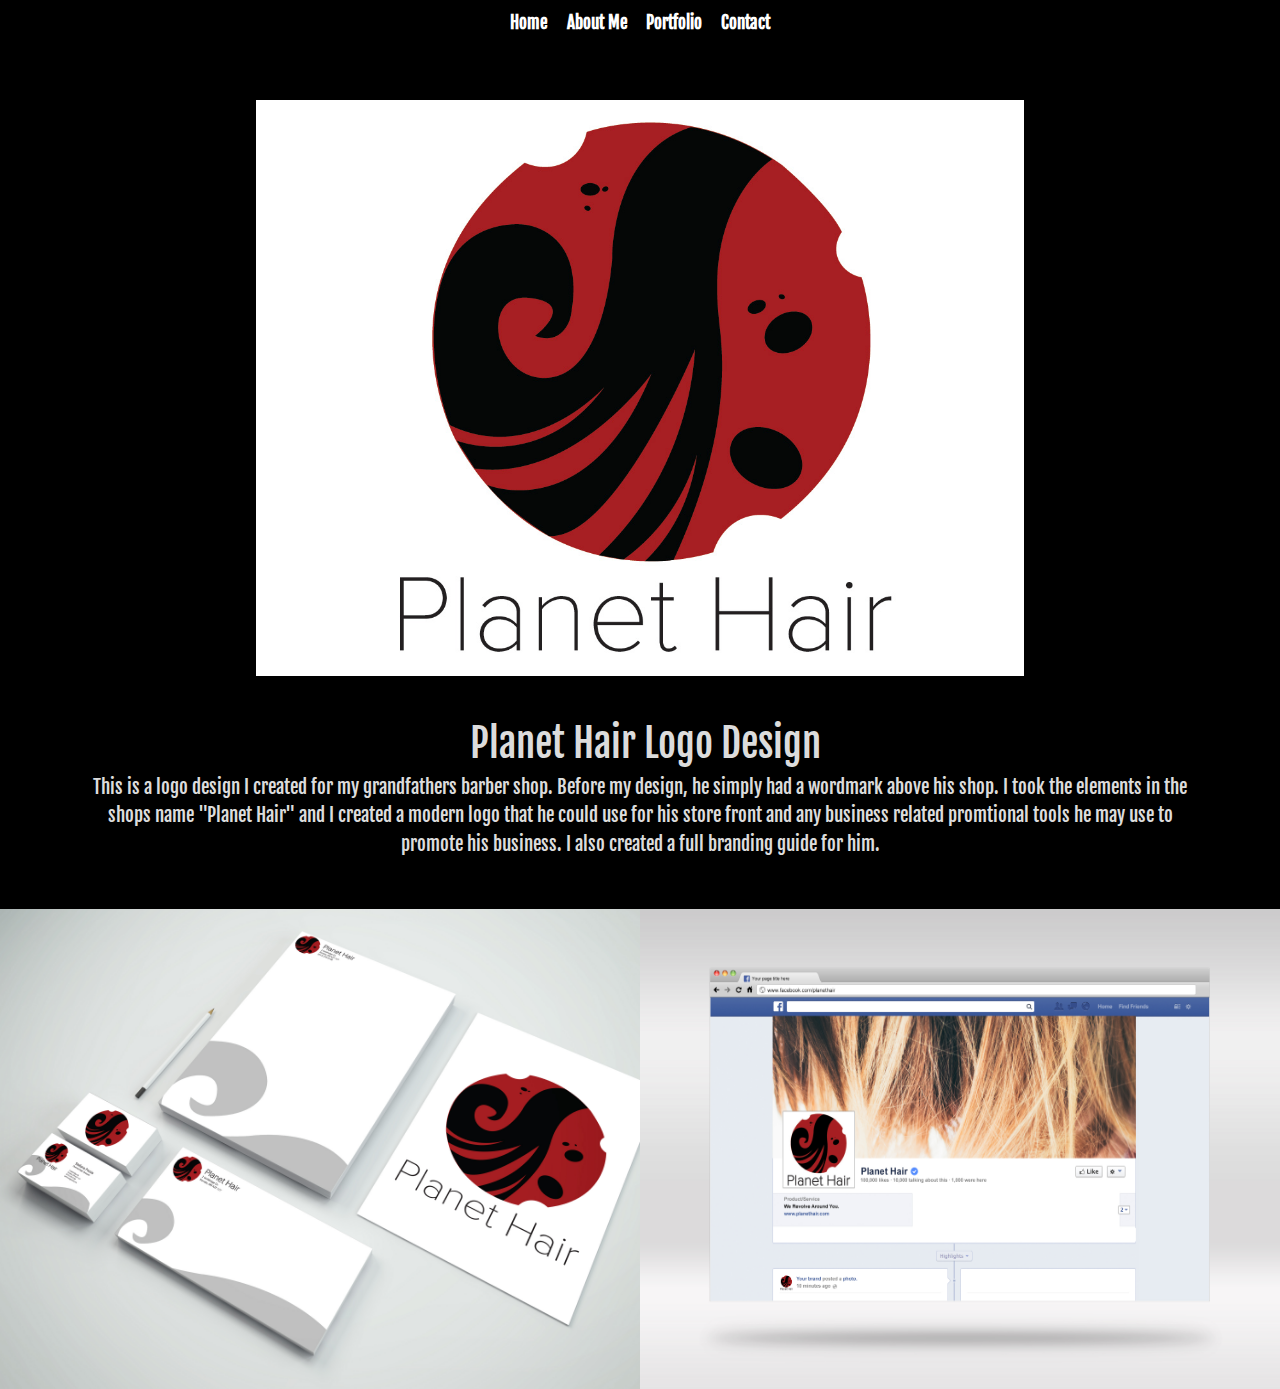
<file: portfoliopage.html>
<!DOCTYPE html>
<html lang="en-ca">
<head>
  <meta charset="utf-8">
  <title>Stefano Prosia</title>
  <meta name="viewport" content="width=device-width,initial-scale=1">
  <link href="css/modules.css" rel="stylesheet">
  <link href="css/grid.css" rel="stylesheet">
  <link href="css/type.css" rel="stylesheet">
  <link href="css/main.css" rel="stylesheet">
  <link href="https://fonts.googleapis.com/css?family=Fjalla+One" rel="stylesheet">
</head>
<body>

  <nav class="fixed zindex-1000 pad-t-1-4 w-1">
    <ul class="list-group-inline milli text-center">
      <li class="gutter-1-4"><a href="index.html">Home</a></li>
      <li class="gutter-1-4"><a href="index.html">About Me</a></li>
      <li class="gutter-1-4"><a href="index.html">Portfolio</a></li>
      <li class="gutter-1-4"><a href="index.html">Contact</a></li>
    </ul>
  </nav>

  <div>
    <img class="work img-flex" src="images/piece1.jpg" alt="Planet Hair"/>
    <h1 class="text-center zetta push-0 not-bold">Planet Hair Logo Design</h1>
    <p class="kilo portfoliobody">This is a logo design I created for my grandfathers barber shop. Before my design, he simply had a wordmark above his shop. I took the elements in the shops name "Planet Hair" and I created a modern logo that he could use for his store front and any business related promtional tools he may use to promote his business. I also created a full branding guide for him.</p>
  </div>

  <div class="grid">
    <div class="unit xs-1 s-1 m-1-2 l-1-2 xl-1-2">
      <div class="embed embed-4by3">
          <img class="embed-item" src="images/planethairstationary.jpg" alt="">
      </div>
    </div>

    <div class="unit xs-1 s-1 m-1-2 l-1-2 xl-1-2">
      <div class="embed embed-4by3">
          <img class="embed-item img-flex" src="images/planethairfacebook.jpg" alt="">
      </div>
    </div>
  </div>
</file>
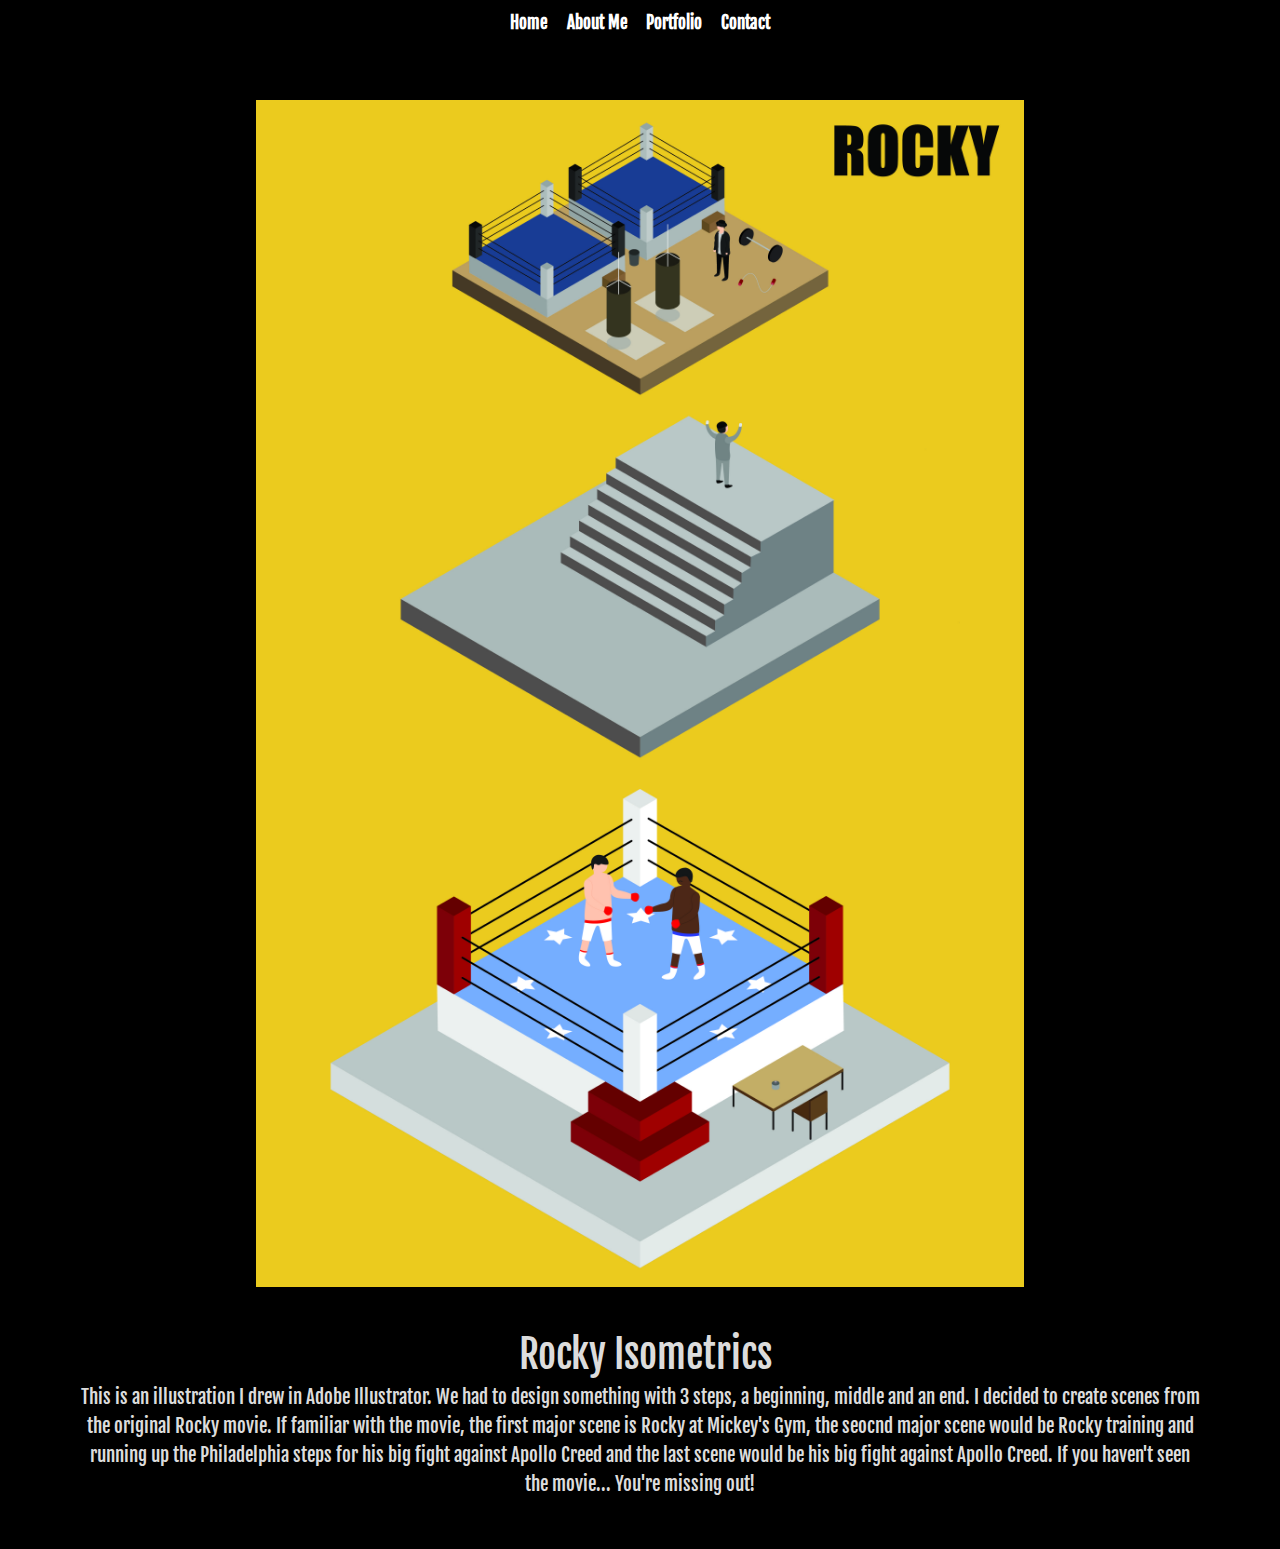
<file: portfoliopage2.html>
<!DOCTYPE html>
<html lang="en-ca">
<head>
  <meta charset="utf-8">
  <title>Stefano Prosia</title>
  <meta name="viewport" content="width=device-width,initial-scale=1">
  <link href="css/modules.css" rel="stylesheet">
  <link href="css/grid.css" rel="stylesheet">
  <link href="css/type.css" rel="stylesheet">
  <link href="css/main.css" rel="stylesheet">
  <link href="https://fonts.googleapis.com/css?family=Fjalla+One" rel="stylesheet">
</head>
<body>

  <nav class="fixed zindex-1000 pad-t-1-4 w-1">
    <ul class="list-group-inline milli text-center">
      <li class="gutter-1-4"><a href="index.html">Home</a></li>
      <li class="gutter-1-4"><a href="index.html">About Me</a></li>
      <li class="gutter-1-4"><a href="index.html">Portfolio</a></li>
      <li class="gutter-1-4"><a href="index.html">Contact</a></li>
    </ul>
  </nav>

  <div>
    <img class="work img-flex" src="images/rockyiso.jpg" alt="Rocky"/>
    <h1 class="text-center zetta push-0 not-bold">Rocky Isometrics</h1>
    <p class="kilo portfoliobody">This is an illustration I drew in Adobe Illustrator. We had to design something with 3 steps, a beginning, middle and an end. I decided to create scenes from the original Rocky movie. If familiar with the movie, the first major scene is Rocky at Mickey's Gym, the seocnd major scene would be Rocky training and running up the Philadelphia steps for his big fight against Apollo Creed and the last scene would be his big fight against Apollo Creed. If you haven't seen the movie... You're missing out! </p>
  </div>
</file>
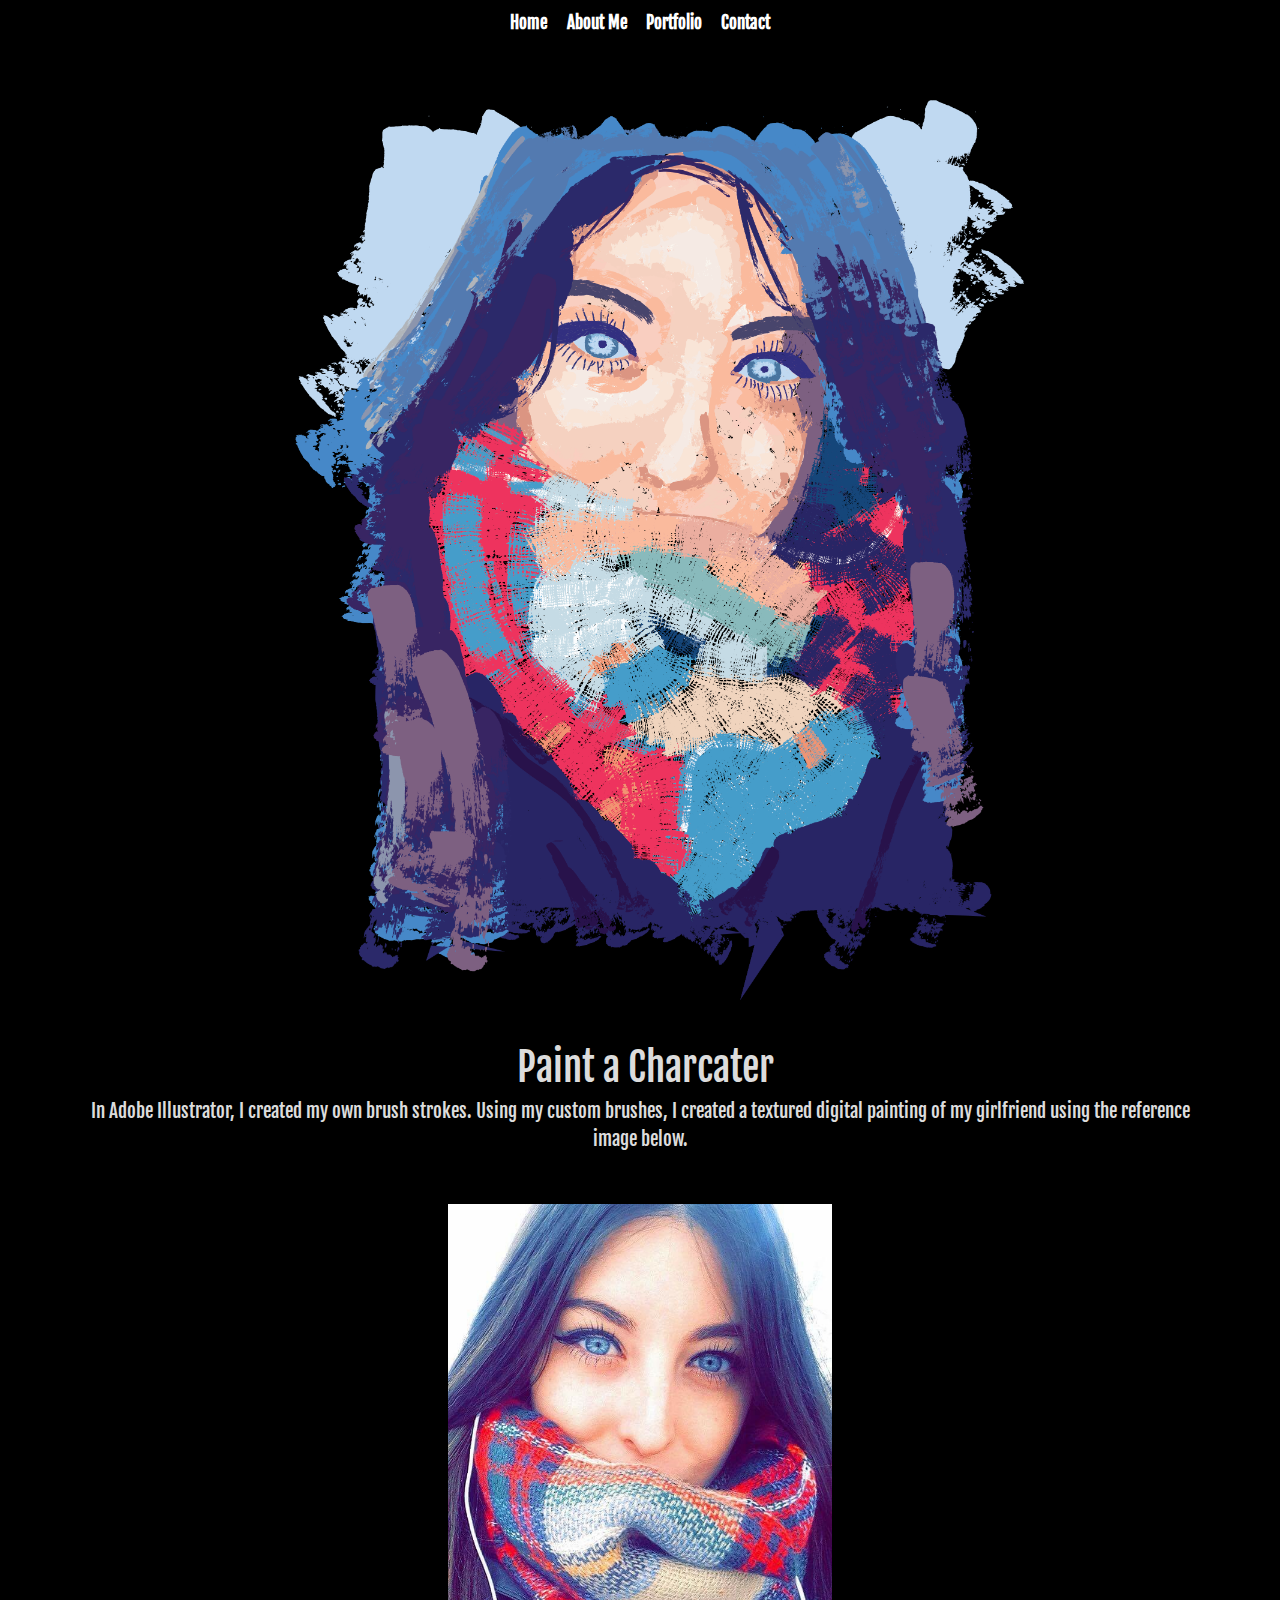
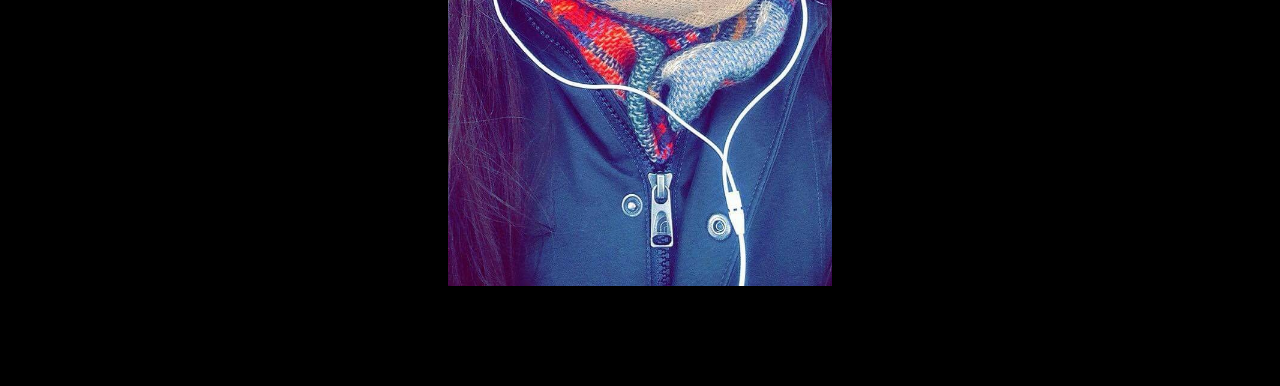
<file: portfoliopage4.html>
<!DOCTYPE html>
<html lang="en-ca">
<head>
  <meta charset="utf-8">
  <title>Stefano Prosia</title>
  <meta name="viewport" content="width=device-width,initial-scale=1">
  <link href="css/modules.css" rel="stylesheet">
  <link href="css/grid.css" rel="stylesheet">
  <link href="css/type.css" rel="stylesheet">
  <link href="css/main.css" rel="stylesheet">
  <link href="https://fonts.googleapis.com/css?family=Fjalla+One" rel="stylesheet">
</head>
<body>

  <nav class="fixed zindex-1000 pad-t-1-4 w-1">
    <ul class="list-group-inline milli text-center">
      <li class="gutter-1-4"><a href="index.html">Home</a></li>
      <li class="gutter-1-4"><a href="index.html">About Me</a></li>
      <li class="gutter-1-4"><a href="index.html">Portfolio</a></li>
      <li class="gutter-1-4"><a href="index.html">Contact</a></li>
    </ul>
  </nav>

  <div>
    <img class="work img-flex" src="images/character.png" alt="Paint a Character"/>
    <h1 class="text-center zetta push-0 not-bold">Paint a Charcater</h1>
    <p class="kilo portfoliobody">In Adobe Illustrator, I created my own brush strokes. Using my custom brushes, I created a textured digital painting of my girlfriend using the reference image below.</p>
  </div>

  <div class="unit xs-1 s-1 m-1 l-1 xl-1">
    <img class="reference img-flex" src="images/katrina.jpg" alt="">
  </div>
</file>
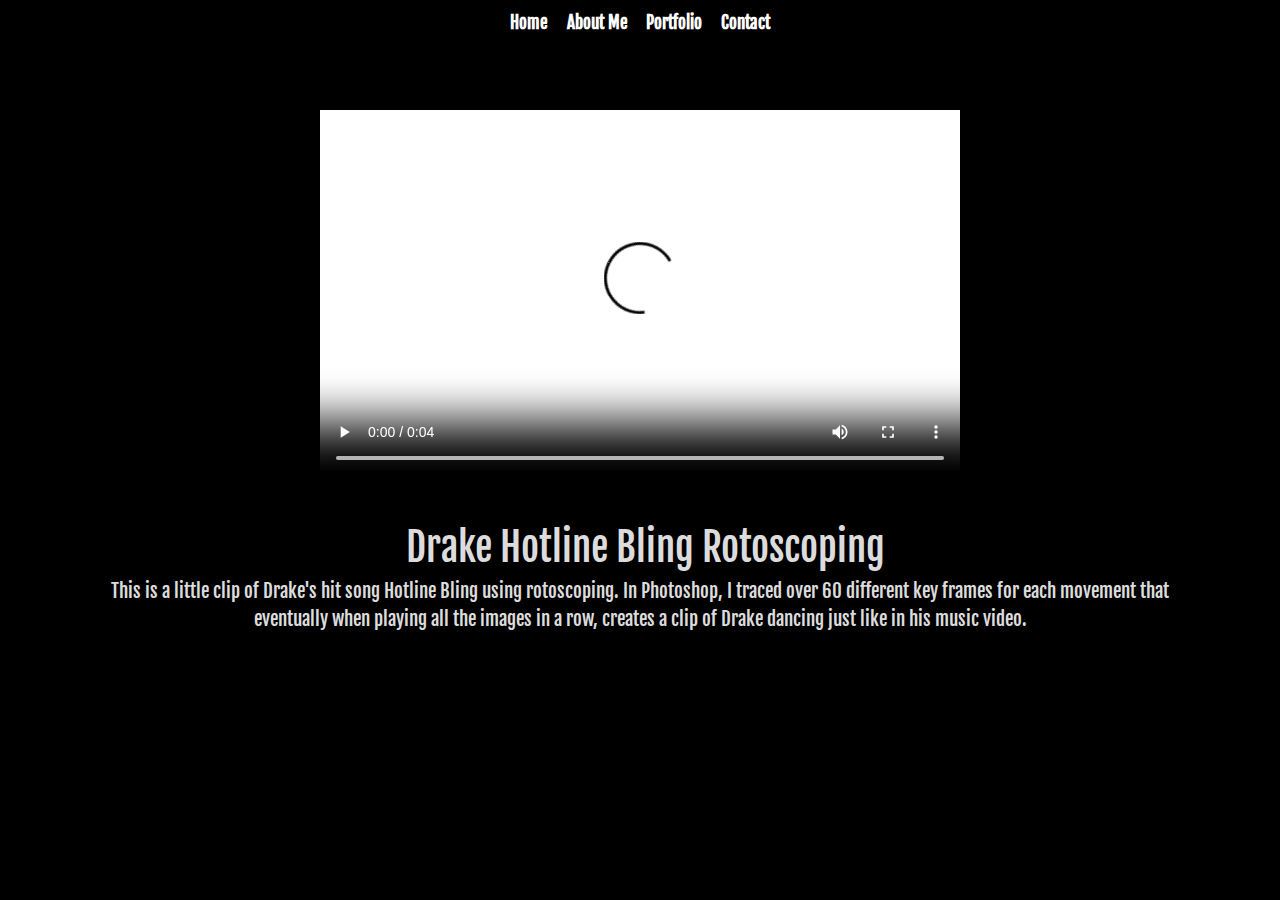
<file: portfoliopage5.html>
<!DOCTYPE html>
<html lang="en-ca">
<head>
  <meta charset="utf-8">
  <title>Stefano Prosia</title>
  <meta name="viewport" content="width=device-width,initial-scale=1">
  <link href="css/modules.css" rel="stylesheet">
  <link href="css/grid.css" rel="stylesheet">
  <link href="css/type.css" rel="stylesheet">
  <link href="css/main.css" rel="stylesheet">
  <link href="https://fonts.googleapis.com/css?family=Fjalla+One" rel="stylesheet">
</head>
<body>

  <nav class="fixed zindex-1000 pad-t-1-4 w-1">
    <ul class="list-group-inline milli text-center">
      <li class="gutter-1-4"><a href="index.html">Home</a></li>
      <li class="gutter-1-4"><a href="index.html">About Me</a></li>
      <li class="gutter-1-4"><a href="index.html">Portfolio</a></li>
      <li class="gutter-1-4"><a href="index.html">Contact</a></li>
    </ul>
  </nav>

  <video class="center" width="640" height="480" controls>
    <source src="images/hotlinebling.mp4" type="video/mp4">
    Your browser does not support the video tag.
  </video>

  <div>
    <h1 class="text-center zetta push-0 not-bold">Drake Hotline Bling Rotoscoping</h1>
    <p class="kilo portfoliobody">This is a little clip of Drake's hit song Hotline Bling using rotoscoping. In Photoshop, I traced over 60 different key frames for each movement that eventually when playing all the images in a row, creates a clip of Drake dancing just like in his music video.</p>
  </div>
</file>
<file: css/modules.css>
/*
 * Modulifier || Code released under the UNLICENSE
 * Code under other copyrights & licenses listed below.
 * https://modulifier.web-dev.tools/#responsive;images;list-group;embed;media-object;icons;hidden;positioning;nice-lists;forms;buttons;accessibility;print
 */

@-moz-viewport { width: device-width; scale: 1; }
@-ms-viewport { width: device-width; scale: 1; }
@-o-viewport { width: device-width; scale: 1; }
@-webkit-viewport { width: device-width; scale: 1; }
@viewport { width: device-width; scale: 1; }

html {
  box-sizing: border-box;
  -moz-text-size-adjust: 100%;
  -ms-text-size-adjust: 100%;
  -webkit-text-size-adjust: 100%;
  text-size-adjust: 100%;
}

*, *::before, *::after {
  box-sizing: inherit;
}

body {
  margin: 0;
}

article,
aside,
details,
figcaption,
figure,
footer,
header,
main,
menu,
nav,
section,
summary {
  display: block;
}

audio,
canvas,
progress,
video {
  display: inline-block;
  vertical-align: baseline;
}

template {
  display: none;
}

details {
  cursor: pointer;
}

audio:not([controls]) {
  display: none;
  height: 0;
}

a,
area,
button,
input,
label,
select,
textarea,
[tabindex] {
  -ms-touch-action: manipulation;
  touch-action: manipulation;
}

img {
  border: 0;
}

.img-flex,
.img-flex img {
  display: block;
  width: 100%;
}

svg {
  fill: currentColor;
}

svg:not(:root) {
  overflow: hidden;
}

svg.img-flex {
  width: 100%;
  height: 100%;
}

.image-replacement, .ir {
  overflow: hidden;
  direction: ltr;
  text-align: left;
  text-indent: 100%;
  white-space: nowrap;
}

.list-group, .list-group-inline, .list-group--inline {
  padding-left: 0;
  list-style-type: none;
}

.list-group > dd {
  margin-left: 0;
}

.list-group-inline::before,
.list-group-inline::after,
.list-group--inline::before,
.list-group--inline::after {
  content: "";
  display: table;
}

.list-group-inline::after,
.list-group--inline::after {
  clear: both;
}

.list-group-inline > li,
.list-group--inline > li {
  display: inline-block;
}

.list-group-inline > dt,
.list-group--inline > dt {
  clear: left;
  float: left;
  width: 11em;
}

.list-group-inline > dd,
.list-group--inline > dd {
  float: left;
  min-width: 12em;
}

.embed {
  margin-left: 0;
  margin-right: 0;
  overflow: hidden;
  position: relative;
  width: 100%;
}

.embed-1by1, .embed--1by1 {
  padding-top: 100%; /* Square */
}

.embed-4by3, .embed--4by3 {
  padding-top: 75%; /* Traditional TV/computer screens */
}

.embed-iso216, .embed--iso216 {
  padding-top: 70.92%; /* A-standard paper sizes */
}

.embed-3by2, .embed--3by2 {
  padding-top: 66.6%; /* Classic 35 mm film & most digital photos, landscape */
}

.embed-2by3, .embed--2by3 {
  padding-top: 150%; /* Classic 35 mm film & most digital photos, portrait */
}

.embed-golden, .embed--golden {
  padding-top: 61.8%; /* The Golden Ratio */
}

.embed-16by9, .embed--16by9 {
  padding-top: 56.25%; /* HD TV */
}

.embed-185by100, .embed--185by100 {
  padding-top: 54.05%; /* Common widescreen cinema */
}

.embed-24by10, .embed--24by10 {
  padding-top: 41.667%; /* Widescreen cinema: 2.4:1 */
}

.embed-3by1, .embed--3by1 {
  padding-top: 33.3333%; /* Panorama photos */
}

.embed-4by1, .embed--4by1 {
  padding-top: 25%; /* Polyvision */
}

.embed-5by1, .embed--5by1 {
  padding-top: 20%; /* Really wide... */
}

.embed-item, .embed__item {
  min-height: 100%;
  left: 0;
  position: absolute;
  top: 0;
  width: 100%;
}

.media {
  overflow: hidden;
}

.media-img, .media__img {
  float: left;
}

.media-img-reversed, .media__img--reversed {
  float: right;
}

.media-img-stacked, .media__img--stacked {
  float: none;
}

.media-body, .media__body {
  overflow: hidden;
  min-width: 12em; /* Slightly less than 200px, responsiveness built in */
}

.icon {
  display: inline-block;
  position: relative;
  background: transparent none no-repeat center center;
  background-size: contain;
  vertical-align: middle;
}

.i-16, .i--16 {
  height: 16px;
  width: 16px;
}

.i-18, .i--18 {
  height: 18px;
  width: 18px;
}

.i-20, .i--20 {
  height: 20px;
  width: 20px;
}

.i-24, .i--24 {
  height: 24px;
  width: 24px;
}

.i-32, .i--32 {
  height: 32px;
  width: 32px;
}

.i-48, .i--48 {
  height: 48px;
  width: 48px;
}

.i-64, .i--64 {
  height: 64px;
  width: 64px;
}

.i-96, .i--96 {
  height: 96px;
  width: 96px;
}

.i-128, .i--128 {
  height: 128px;
  width: 128px;
}

.i-192, .i--192 {
  height: 192px;
  width: 192px;
}

.i-256, .i--256 {
  height: 256px;
  width: 256px;
}

.icon img,
.icon svg {
  left: 0;
  height: 100%;
  position: absolute;
  top: 0;
  width: 100%;
  fill: currentColor;
}

.icon-label {
  vertical-align: middle;
}

.icon-link,
.icon-link:focus,
.icon-link:hover {
  text-decoration: none;
}

[hidden], .hidden {
  /* stylelint-disable declaration-no-important */
  display: none !important;
  visibility: hidden !important;
  /* stylelint-enable */
}

.visually-hidden {
  height: 1px;
  margin: -1px;
  overflow: hidden;
  padding: 0;
  position: absolute;
  width: 1px;
  border: 0;
  clip: rect(0 0 0 0);
  clip-path: inset(50%);
}

.visually-hidden.focusable:active, .visually-hidden.focusable:focus {
  height: auto;
  margin: 0;
  overflow: visible;
  position: static;
  width: auto;
  clip: auto;
  clip-path: none;
}

.invisible {
  visibility: hidden;
}

.chop,
.crop {
  overflow: hidden;
}

.truncate {
  max-width: 100%;
  overflow: hidden;
  width: 100%;
  text-overflow: ellipsis;
  white-space: nowrap;
}

.scrollable {
  max-width: 100%;
  overflow-x: auto;
  overflow-y: hidden;
  -webkit-overflow-scrolling: touch;
}

.clearfix::after {
  content: " ";
  display: block;
  clear: both;
}

.left {
  float: left;
}

.right {
  float: right;
}

.center-text,
.center-flow {
  text-align: center;
}

.center-block {
  margin-left: auto;
  margin-right: auto;
}

.no-auto-margins,
.not-centered {
  /* stylelint-disable declaration-no-important */
  margin-left: 0 !important;
  margin-right: 0 !important;
  /* stylelint-enable */
}

.center-content,
.center-content-vertical,
.center-contents,
.center-contents-vertical {
  display: -webkit-flex;
  display: -ms-flexbox;
  display: flex;
  -webkit-justify-content: center;
  -ms-flex-pack: center;
  justify-content: center;
  -webkit-align-items: center;
  -ms-flex-align: center;
  align-items: center;
  -webkit-align-content: center;
  -ms-flex-line-pack: center;
  align-content: center;
  -webkit-flex-direction: column wrap;
  -ms-flex-direction: column wrap;
  flex-flow: column wrap;
}

.center-content-start,
.center-content-vertical-start,
.center-contents-start,
.center-contents-vertical-start {
  display: -webkit-flex;
  display: -ms-flexbox;
  display: flex;
  -webkit-justify-content: center;
  -ms-flex-pack: center;
  justify-content: center;
  -webkit-flex-direction: column wrap;
  -ms-flex-direction: column wrap;
  flex-flow: column wrap;
}

.center-content-horizontal,
.center-contents-horizontal {
  display: -webkit-flex;
  display: -ms-flexbox;
  display: flex;
  -webkit-justify-content: center;
  -ms-flex-pack: center;
  justify-content: center;
  -webkit-align-items: center;
  -ms-flex-align: center;
  align-items: center;
  -webkit-align-content: center;
  -ms-flex-line-pack: center;
  align-content: center;
  -webkit-flex-direction: row wrap;
  -ms-flex-direction: row wrap;
  flex-flow: row wrap;
}

.inline {
  display: inline;
}

.block {
  display: block;
}

.inline-block, .ib {
  display: inline-block;
}

.valign-top {
  vertical-align: top;
}

.valign-bottom {
  vertical-align: bottom;
}

.valign-middle {
  vertical-align: middle;
}

.fixed {
  position: fixed;
}

.relative {
  position: relative;
}

[class*="pin-"],
.absolute {
  position: absolute;
}

.static {
  position: static;
}

.zindex-1 {
  z-index: 1;
}

.zindex-2 {
  z-index: 2;
}

.zindex-3 {
  z-index: 3;
}

.zindex-1000 {
  z-index: 1000;
}

.pin-top-left,
.pin-left-top,
.pin-tl,
.pin-lt {
  top: 0;
  left: 0;
}

.pin-top-right,
.pin-right-top,
.pin-tr,
.pin-rt {
  top: 0;
  right: 0;
}

.pin-bottom-left,
.pin-left-bottom,
.pin-bl,
.pin-lb {
  bottom: 0;
  left: 0;
}

.pin-bottom-right,
.pin-right-bottom,
.pin-br,
.pin-rb {
  bottom: 0;
  right: 0;
}

.pin-top-center,
.pin-center-top,
.pin-tc,
.pin-ct {
  left: 50%;
  top: 0;
  transform: translateX(-50%);
}

.pin-bottom-center,
.pin-center-bottom,
.pin-bc,
.pin-cb {
  bottom: 0;
  left: 50%;
  transform: translateX(-50%);
}

.pin-center-left,
.pin-left-center,
.pin-cl,
.pin-lc {
  left: 0;
  top: 50%;
  transform: translateY(-50%);
}

.pin-center-right,
.pin-right-center,
.pin-cr,
.pin-rc {
  right: 0;
  top: 50%;
  transform: translateY(-50%);
}

.pin-center, .pin-c {
  left: 50%;
  top: 50%;
  transform: translate(-50%, -50%);
}

.width-quarter, .w-1-4 {
  width: 25%;
}

.width-half, .w-1-2 {
  width: 50%;
}

.width-full, .w-1 {
  width: 100%;
}

.height-quarter, .h-1-4 {
  height: 25%;
}

.height-half, .h-1-2 {
  height: 50%;
}

.height-full, .h-1 {
  height: 100%;
}

.height-win-quarter, .h-w-1-4 {
  height: 25vh;
  max-height: 46em;
}

.height-win-half, .h-w-1-2 {
  height: 50vh;
  max-height: 46em;
}

.height-win-full, .h-w-1 {
  height: 100vh;
  max-height: 46em;
}

ul {
  list-style-type: none;
}

ul > li::before {
  content: "·";
  float: left;
  margin-left: -1.6em;
  width: 1.3em;
  text-align: right;
}

ol {
  counter-reset: ol-simple-numbers;
  list-style-type: none;
}

ol > li::before {
  float: left;
  margin-left: -1.6em;
  width: 1.3em;
  counter-increment: ol-simple-numbers;
  content: counter(ol-simple-numbers);
  text-align: right;
}

.list-group > li::before,
.list-group-inline > li::before,
.list-group--inline > li::before {
  content: none;
}

/* stylelint-disable no-descending-specificity */

/*
 * (c) Nicolas Gallagher and Jonathan Neal of Normalize.css || MIT License
 *     https://necolas.github.io/normalize.css/
 */

button,
input,
optgroup,
select,
textarea {
  color: inherit;
  font: inherit;
  margin: 0;
}

button,
input {
  overflow: visible;
}

button,
select {
  text-transform: none;
}

button,
html [type="button"],
[type="reset"],
[type="submit"] {
  -webkit-appearance: button;
  cursor: pointer;
}

button[disabled],
html input[disabled] {
  cursor: default;
}

button::-moz-focus-inner,
input::-moz-focus-inner {
  border: 0;
  padding: 0;
}

[type="checkbox"],
[type="radio"] {
  opacity: 0;
  position: absolute;
  height: 1px;
  width: 1px;
}

[type="number"]::-webkit-inner-spin-button,
[type="number"]::-webkit-outer-spin-button {
  height: auto;
}

[type="search"]::-webkit-search-cancel-button,
[type="search"]::-webkit-search-decoration {
  -webkit-appearance: none;
}

fieldset {
  padding-left: 0;
  padding-right: 0;

  border: 0;
  border-top: 2px solid #666;
}

legend {
  color: inherit;
  display: table;
  max-width: 100%;
  padding: 0 .3em 0 0;
  white-space: normal;

  border: 0;

  font-weight: bold;
}

optgroup {
  font-weight: bold;
}

::-webkit-input-placeholder {
  color: inherit;
  opacity: .54;
}

::-webkit-file-upload-button {
  -webkit-appearance: button;
  font: inherit;
}

/* End Normalize.css code */

label,
.label-block {
  display: block;
  cursor: pointer;
}

[type="checkbox"] + label,
[type="radio"] + label,
.label-inline {
  display: inline-block;
}

input:not([type]),
[type="text"],
[type="number"],
[type="search"],
[type="url"],
[type="email"],
[type="password"],
[type="tel"],
[type="datetime-local"],
[type="month"],
[type="week"],
[type="date"],
[type="time"],
[type="range"],
select,
textarea {
  -moz-appearance: none;
  -webkit-appearance: none;
  appearance: none;
}

input,
textarea {
  display: block;
  width: 100%;

  background-color: #fff;
  border: 2px solid #666;
  border-radius: 0;

  vertical-align: middle;
}

label {
  vertical-align: middle;
}

textarea {
  max-width: 100%;
  min-height: 4em;
  overflow: auto;
}

[type="color"] {
  display: inline-block;
  width: 2em;
}

select {
  display: block;
  width: 100%;

  background-image: url("data:image/svg+xml,%3Csvg xmlns='http://www.w3.org/2000/svg' width='256' height='256' viewBox='0 0 256 256'%3E%3Cpath fill='none' stroke='%23000' stroke-miterlimit='10' stroke-width='70' d='M36.3 82.1l91.9 91.8 91.5-91.8'/%3E%3C/svg%3E");
  background-repeat: no-repeat;
  background-position: calc(100% - .4em) center;
  background-size: 18px auto;
  background-color: #fff;
  border: 2px solid #666;
  border-radius: 0;
}

[type="checkbox"] + label::before {
  content: " ";
  display: inline-block;
  height: 1.8em;
  margin-right: .3em;
  position: relative;
  vertical-align: middle;
  top: -.1em;
  width: 1.8em;

  background-color: #fff;
  background-size: cover;
  border: 2px solid #666;

  line-height: inherit;
}

[type="checkbox"]:checked + label::before {
  background-image: url("data:image/svg+xml,%3Csvg xmlns='http://www.w3.org/2000/svg' width='256' height='256' viewBox='0 0 256 256'%3E%3Cpath fill='none' stroke='%23000' stroke-miterlimit='10' stroke-width='50' d='M49.9 130.1l50.8 50.7L206.1 75.2'/%3E%3C/svg%3E");
}

[type="checkbox"]:focus + label::before {
  outline: 3px solid #000;
  z-index: 1000;
}

[type="radio"] + label::before {
  content: " ";
  display: inline-block;
  height: 1.8em;
  margin-right: .3em;
  position: relative;
  vertical-align: middle;
  top: -.1em;
  width: 1.8em;

  background-color: #fff;
  background-size: cover;
  border: 2px solid #666;
  border-radius: 50%;

  line-height: inherit;
}

[type="radio"]:checked + label::before {
  background-image: url("data:image/svg+xml,%3Csvg xmlns='http://www.w3.org/2000/svg' width='256' height='256' viewBox='0 0 256 256'%3E%3Ccircle cx='128' cy='128' r='70.4'/%3E%3C/svg%3E");
}

[type="radio"]:focus + label::before,
[type="radio"] + label:focus::before {
  box-shadow: 0 0 0 3px #000;
  z-index: 1000;
}

[type="range"] {
  border: 0;
  background-color: #fff;
}

[type="range"]::-webkit-slider-runnable-track {
  height: 6px;

  -webkit-appearance: none;
  appearance: none;
  background-color: #ccc;
  border: 0;
  border-radius: 3px;
}

[type="range"]:active::-webkit-slider-runnable-track {
  background-color: #ccc;
}

[type="range"]::-moz-range-track {
  height: 6px;

  -moz-appearance: none;
  appearance: none;
  background-color: #ccc;
  border: 0;
  border-radius: 3px;
}

[type="range"]:active::-moz-range-track {
  background-color: #ccc;
}

[type="range"]::-ms-track {
  height: 6px;

  -ms-appearance: none;
  appearance: none;
  background-color: #ccc;
  border: 0;
  border-radius: 3px;
}

[type="range"]:active::-ms-track {
  background-color: #ccc;
}

[type="range"]::-webkit-slider-thumb {
  margin-top: -4px;
  height: 16px;
  width: 16px;

  -webkit-appearance: none;
  appearance: none;
  background-color: #000;
  border: none;
  border-radius: 50%;
}

[type="range"]:hover::-webkit-slider-thumb {
  background-color: #000;
}

[type="range"]:active::-webkit-slider-thumb {
  background-color: #000;
}

[type="range"]::-moz-range-thumb {
  margin-top: -4px;
  height: 16px;
  width: 16px;

  -webkit-appearance: none;
  appearance: none;
  background-color: #000;
  border: none;
  border-radius: 50%;
}

[type="range"]:hover::-moz-range-thumb {
  background-color: #000;
}

[type="range"]:active::-moz-range-thumb {
  background-color: #000;
}

[type="range"]::-ms-thumb {
  margin-top: -4px;
  height: 16px;
  width: 16px;

  -webkit-appearance: none;
  appearance: none;
  background-color: #000;
  border: none;
  border-radius: 50%;
}

[type="range"]:hover::-ms-thumb {
  background-color: #000;
}

[type="range"]:active::-ms-thumb {
  background-color: #000;
}

[type="checkbox"].hide-custom-input + label::before,
[type="checkbox"] + .hide-custom-input::before,
[type="radio"].hide-custom-input + label::before,
[type="radio"] + .hide-custom-input::before {
  content: none;
  display: none;
}

/* stylelint-enable */

.link-box {
  display: block;
  text-decoration: none;
}

button,
.btn {
  cursor: pointer;
  display: inline-block;
  margin: 0;
  overflow: visible;
  padding: .375em .75em .42em;
  -webkit-appearance: none;
  -moz-appearance: none;
  appearance: none;
  background-color: #333;
  border-radius: 4px;
  border: 3px solid #333;
  color: #fff;
  font: inherit;
  text-decoration: none;
  text-transform: none;
}

button::-moz-focus-inner {
  border: 0;
  padding: 0;
}

button:focus,
button:hover,
.btn:focus,
.btn:hover {
  background-color: #000;
  border-color: #000;
  color: #fff;
}

button[disabled] {
  cursor: default;
}

.btn-light, .btn--light {
  background-color: #e2e2e2;
  border-color: #e2e2e2;
  color: #000;
}

.btn-light:focus,
.btn-light:hover,
.btn--light:focus,
.btn--light:hover {
  background-color: #666;
  border-color: #666;
  color: #fff;
}

.btn-ghost,
.btn--ghost {
  background-color: transparent;
  border-color: #333;
  color: #000;
}

.btn-ghost:focus,
.btn-ghost:hover,
.btn--ghost:focus,
.btn--ghost:hover {
  background-color: #e2e2e2;
  border-color: #000;
  color: #000;
}

.btn-link {
  display: inline;
  padding: 0;
  background-color: transparent;
  border-radius: 0;
  border: 0;
  color: inherit;
}

.btn-link:focus,
.btn-link:hover {
  background-color: transparent;
  color: inherit;
}

a:hover, a:active {
  outline: none;
}

a:focus,
[tabindex="0"]:focus,
details:focus,
summary:focus,
input:focus,
textarea:focus,
button:focus,
select:focus {
  outline: 3px solid #000;
  outline-offset: 0;
}

a:focus, [tabindex="0"]:focus {
  outline-offset: 3px;
}

.skip-links {
  margin: 0;
  padding: 0;
  list-style-type: none;
}

.skip-links > li::before {
  content: none; /* Remove the bullets if nice lists is selected */
}

.skip-links a,
.skip-links button {
  padding: .5em .75em;
  position: absolute;
  top: -10em;
  z-index: 10000; /* To make sure they're always on top */
  background-color: #000;
  border: 0;
  color: #fff;
  font-size: 1.125rem;
  font-weight: bold;
  text-decoration: none;
}

.skip-links a:focus,
.skip-links button:focus {
  outline-offset: 3px;
  top: 0;
}

[aria-busy="true"] {
  cursor: progress;
}

[aria-controls] {
  cursor: pointer;
}

[aria-disabled] {
  cursor: default;
}

.print-only {
  display: none;
  visibility: hidden;
}

.page-break-before {
  page-break-before: always;
}

.page-break-after {
  page-break-after: always;
}

.no-page-break-inside {
  page-break-inside: avoid;
}

@media print {

  /* stylelint-disable declaration-no-important */

  .no-print {
    display: none !important;
    visibility: hidden !important;
  }

  .print-only,
  .force-print {
    display: block !important;
    visibility: visible !important;
  }

  /* stylelint-enable */

  .visually-hidden.force-print {
    height: auto;
    margin: 0;
    overflow: visible;
    padding: 0;
    position: static;
    width: auto;
    border: 0;
    clip: initial;
    clip-path: none;
  }

  /*
   * (c) HTML5 Boilerplate || MIT License
   *     https://html5boilerplate.com/
   */

  /* stylelint-disable declaration-no-important */

  *, *::before, *::after, *::first-letter, *::first-line {
    background: none transparent !important;
    color: #000 !important;
    box-shadow: none !important;
    text-shadow: none !important;
  }

  /* stylelint-enable */

  a, a:visited {
    text-decoration: underline;
  }

  a[href]::after {
    content: " (" attr(href) ")";
  }

  abbr[title]::after {
    content: " (" attr(title) ")";
  }

  a[href^="#"]::after,
  a[href^="javascript:"]::after,
  a.no-print-href::after,
  a.href-no-print::after {
    content: "";
  }

  pre, blockquote {
    page-break-inside: avoid;
  }

  thead {
    display: table-header-group;
  }

  tr, img {
    page-break-inside: avoid;
  }

  p, h1, h2, h3, h4, h5, h6 {
    orphans: 3;
    widows: 3;
  }

  h1, h2, h3, h4, h5, h6 {
    page-break-after: avoid;
  }

  /* End HTML5 Boilerplate code */
}
</file>
<file: css/grid.css>
/*
  Gridifier || Code released under the UNLICENSE
  https://gridifier.web-dev.tools/#xs,4,0,0,0;s,4,25,0,0;m,4,38,1,1;l,4,60,1,1
*/

.grid {
  margin: 0;
  padding: 0;
  letter-spacing: -.31em;
  text-rendering: optimizeSpeed;
  display: -webkit-flex;
  display: -ms-flexbox;
  display: flex;
  -webkit-flex-flow: row wrap;
  -ms-flex-flow: row wrap;
  flex-flow: row wrap;
}

.grid-bottom {
  -webkit-align-items: flex-end;
  -ms-align-items: flex-end;
  align-items: flex-end;
}

.grid-middle {
  -webkit-align-items: center;
  -ms-align-items: center;
  align-items: center;
}

.grid-stretch {
  -webkit-align-items: stretch;
  -ms-align-items: stretch;
  align-items: stretch;
}

.opera-only :-o-prefocus,
.grid {
  word-spacing: -.43em;
}

.unit {
  letter-spacing: normal;
  text-rendering: auto;
  vertical-align: top;
  word-spacing: normal;
  display: inline-block;
  visibility: visible;
}

.grid-bottom .unit {
  vertical-align: bottom;
}

.grid-middle .unit {
  vertical-align: middle;
}

[class*="unit-push-"],
[class*="unit-pull-"] {
  position: relative;
}

.unit-content-distribute {
  display: -ms-flexbox;
  display: -webkit-flex;
  display: flex;
  -ms-flex-direction: column;
  -webkit-flex-direction: column;
  flex-direction: column;
  -ms-flex-pack: justify;
  -webkit-justify-content: space-between;
  justify-content: space-between;
}

.unit-content-center,
.unit-content-center-vertical {
  display: -webkit-flex;
  display: -ms-flexbox;
  display: flex;
  -webkit-justify-content: center;
  -ms-flex-pack: center;
  justify-content: center;
  -webkit-align-items: center;
  -ms-flex-align: center;
  align-items: center;
  -webkit-align-content: center;
  -ms-flex-line-pack: center;
  align-content: center;
  -webkit-flex-direction: column wrap;
  -ms-flex-direction: column wrap;
  flex-flow: column wrap;
}

.unit-content-center-horizontal {
  display: -webkit-flex;
  display: -ms-flexbox;
  display: flex;
  -webkit-justify-content: center;
  -ms-flex-pack: center;
  justify-content: center;
  -webkit-align-items: center;
  -ms-flex-align: center;
  align-items: center;
  -webkit-align-content: center;
  -ms-flex-line-pack: center;
  align-content: center;
  -webkit-flex-direction: row wrap;
  -ms-flex-direction: row wrap;
  flex-flow: row wrap;
}

.content-fill,
.content-stretch {
  -ms-flex-grow: 2;
  -webkit-flex-grow: 2;
  flex-grow: 2;
  max-width: 100%; /* @bugfix: IE 10, 11 */
}

.content-shrink {
  -ms-align-self: center;
  -webkit-align-self: center;
  align-self: center;
}

.unit-xs-hidden,
.xs-0 {
  display: none;
  visibility: hidden;
}

.unit-xs-centered {
  margin: 0 auto;
}

.unit-xs-1,
.xs-1 {
  display: block;
  visibility: visible;
  width: 100%;
}

.unit-xs-1-2,
.xs-1-2 {
  width: 50%;
}

.unit-xs-1-3,
.xs-1-3 {
  width: 33.3333%;
}

.unit-xs-2-3,
.xs-2-3 {
  width: 66.6667%;
}

.unit-xs-1-4,
.xs-1-4 {
  width: 25%;
}

.unit-xs-3-4,
.xs-3-4 {
  width: 75%;
}

.unit-xs-1-2,
.xs-1-2,
.unit-xs-1-3,
.xs-1-3,
.unit-xs-2-3,
.xs-2-3,
.unit-xs-1-4,
.xs-1-4,
.unit-xs-3-4,
.xs-3-4 {
  display: inline-block;
  visibility: visible;
}

.unit-xs-1-2[class*="-content-"],
.xs-1-2[class*="-content-"],
.unit-xs-1-3[class*="-content-"],
.xs-1-3[class*="-content-"],
.unit-xs-2-3[class*="-content-"],
.xs-2-3[class*="-content-"],
.unit-xs-1-4[class*="-content-"],
.xs-1-4[class*="-content-"],
.unit-xs-3-4[class*="-content-"],
.xs-3-4[class*="-content-"] {
  display: -webkit-flex;
  display: -ms-flexbox;
  display: flex;
}

.unit-xs-content-distribute,
.xs-content-distribute {
  display: -ms-flexbox;
  display: -webkit-flex;
  display: flex;
  -ms-flex-direction: column;
  -webkit-flex-direction: column;
  flex-direction: column;
  -ms-flex-pack: justify;
  -webkit-justify-content: space-between;
  justify-content: space-between;
}

.unit-xs-content-center,
.unit-xs-content-center-vertical {
  display: -webkit-flex;
  display: -ms-flexbox;
  display: flex;
  -webkit-justify-content: center;
  -ms-flex-pack: center;
  justify-content: center;
  -webkit-align-items: center;
  -ms-flex-align: center;
  align-items: center;
  -webkit-align-content: center;
  -ms-flex-line-pack: center;
  align-content: center;
  -webkit-flex-direction: column wrap;
  -ms-flex-direction: column wrap;
  flex-flow: column wrap;
}

.unit-xs-content-center-horizontal {
  display: -webkit-flex;
  display: -ms-flexbox;
  display: flex;
  -webkit-justify-content: center;
  -ms-flex-pack: center;
  justify-content: center;
  -webkit-align-items: center;
  -ms-flex-align: center;
  align-items: center;
  -webkit-align-content: center;
  -ms-flex-line-pack: center;
  align-content: center;
  -webkit-flex-direction: row wrap;
  -ms-flex-direction: row wrap;
  flex-flow: row wrap;
}

.xs-content-fill,
.xs-content-stretch {
  -ms-flex-grow: 2;
  -webkit-flex-grow: 2;
  flex-grow: 2;
  max-width: 100%; /* @bugfix: IE 10, 11 */
}

.xs-content-shrink {
  -ms-align-self: center;
  -webkit-align-self: center;
  align-self: center;
}

@media only screen and (min-width: 25em) {

  .unit-s-hidden,
  .s-0 {
    display: none;
    visibility: hidden;
  }

  .unit-s-centered {
    margin: 0 auto;
  }

  .unit-s-1,
  .s-1 {
    display: block;
    visibility: visible;
    width: 100%;
  }

  .unit-s-1-2,
  .s-1-2 {
    width: 50%;
  }

  .unit-s-1-3,
  .s-1-3 {
    width: 33.3333%;
  }

  .unit-s-2-3,
  .s-2-3 {
    width: 66.6667%;
  }

  .unit-s-1-4,
  .s-1-4 {
    width: 25%;
  }

  .unit-s-3-4,
  .s-3-4 {
    width: 75%;
  }

  .unit-s-1-2,
  .s-1-2,
  .unit-s-1-3,
  .s-1-3,
  .unit-s-2-3,
  .s-2-3,
  .unit-s-1-4,
  .s-1-4,
  .unit-s-3-4,
  .s-3-4 {
    display: inline-block;
    visibility: visible;
  }

  .unit-s-1-2[class*="-content-"],
  .s-1-2[class*="-content-"],
  .unit-s-1-3[class*="-content-"],
  .s-1-3[class*="-content-"],
  .unit-s-2-3[class*="-content-"],
  .s-2-3[class*="-content-"],
  .unit-s-1-4[class*="-content-"],
  .s-1-4[class*="-content-"],
  .unit-s-3-4[class*="-content-"],
  .s-3-4[class*="-content-"] {
    display: -webkit-flex;
    display: -ms-flexbox;
    display: flex;
  }

  .unit-s-content-distribute,
  .s-content-distribute {
    display: -ms-flexbox;
    display: -webkit-flex;
    display: flex;
    -ms-flex-direction: column;
    -webkit-flex-direction: column;
    flex-direction: column;
    -ms-flex-pack: justify;
    -webkit-justify-content: space-between;
    justify-content: space-between;
  }

  .unit-s-content-center,
  .unit-s-content-center-vertical {
    display: -webkit-flex;
    display: -ms-flexbox;
    display: flex;
    -webkit-justify-content: center;
    -ms-flex-pack: center;
    justify-content: center;
    -webkit-align-items: center;
    -ms-flex-align: center;
    align-items: center;
    -webkit-align-content: center;
    -ms-flex-line-pack: center;
    align-content: center;
    -webkit-flex-direction: column wrap;
    -ms-flex-direction: column wrap;
    flex-flow: column wrap;
  }

  .unit-s-content-center-horizontal {
    display: -webkit-flex;
    display: -ms-flexbox;
    display: flex;
    -webkit-justify-content: center;
    -ms-flex-pack: center;
    justify-content: center;
    -webkit-align-items: center;
    -ms-flex-align: center;
    align-items: center;
    -webkit-align-content: center;
    -ms-flex-line-pack: center;
    align-content: center;
    -webkit-flex-direction: row wrap;
    -ms-flex-direction: row wrap;
    flex-flow: row wrap;
  }

  .s-content-fill,
  .s-content-stretch {
    -ms-flex-grow: 2;
    -webkit-flex-grow: 2;
    flex-grow: 2;
    max-width: 100%; /* @bugfix: IE 10, 11 */
  }

  .s-content-shrink {
    -ms-align-self: center;
    -webkit-align-self: center;
    align-self: center;
  }

}

@media only screen and (min-width: 38em) {

  .unit-m-hidden,
  .m-0 {
    display: none;
    visibility: hidden;
  }

  .unit-m-centered {
    margin: 0 auto;
  }

  .unit-m-1,
  .m-1 {
    display: block;
    visibility: visible;
    width: 100%;
  }

  .unit-offset-m-0 {
    margin-left: 0;
  }

  .unit-push-m-0,
  .unit-pull-m-0 {
    left: 0;
  }

  .unit-m-1-2,
  .m-1-2 {
    width: 50%;
  }

  .unit-offset-m-1-2 {
    margin-left: 50%;
  }

  .unit-push-m-1-2 {
    left: 50%;
  }

  .unit-pull-m-1-2 {
    left: -50%;
  }

  .unit-m-1-3,
  .m-1-3 {
    width: 33.3333%;
  }

  .unit-offset-m-1-3 {
    margin-left: 33.3333%;
  }

  .unit-push-m-1-3 {
    left: 33.3333%;
  }

  .unit-pull-m-1-3 {
    left: -33.3333%;
  }

  .unit-m-2-3,
  .m-2-3 {
    width: 66.6667%;
  }

  .unit-offset-m-2-3 {
    margin-left: 66.6667%;
  }

  .unit-push-m-2-3 {
    left: 66.6667%;
  }

  .unit-pull-m-2-3 {
    left: -66.6667%;
  }

  .unit-m-1-4,
  .m-1-4 {
    width: 25%;
  }

  .unit-offset-m-1-4 {
    margin-left: 25%;
  }

  .unit-push-m-1-4 {
    left: 25%;
  }

  .unit-pull-m-1-4 {
    left: -25%;
  }

  .unit-m-3-4,
  .m-3-4 {
    width: 75%;
  }

  .unit-offset-m-3-4 {
    margin-left: 75%;
  }

  .unit-push-m-3-4 {
    left: 75%;
  }

  .unit-pull-m-3-4 {
    left: -75%;
  }

  .unit-m-1-2,
  .m-1-2,
  .unit-m-1-3,
  .m-1-3,
  .unit-m-2-3,
  .m-2-3,
  .unit-m-1-4,
  .m-1-4,
  .unit-m-3-4,
  .m-3-4 {
    display: inline-block;
    visibility: visible;
  }

  .unit-m-1-2[class*="-content-"],
  .m-1-2[class*="-content-"],
  .unit-m-1-3[class*="-content-"],
  .m-1-3[class*="-content-"],
  .unit-m-2-3[class*="-content-"],
  .m-2-3[class*="-content-"],
  .unit-m-1-4[class*="-content-"],
  .m-1-4[class*="-content-"],
  .unit-m-3-4[class*="-content-"],
  .m-3-4[class*="-content-"] {
    display: -webkit-flex;
    display: -ms-flexbox;
    display: flex;
  }

  .unit-m-content-distribute,
  .m-content-distribute {
    display: -ms-flexbox;
    display: -webkit-flex;
    display: flex;
    -ms-flex-direction: column;
    -webkit-flex-direction: column;
    flex-direction: column;
    -ms-flex-pack: justify;
    -webkit-justify-content: space-between;
    justify-content: space-between;
  }

  .unit-m-content-center,
  .unit-m-content-center-vertical {
    display: -webkit-flex;
    display: -ms-flexbox;
    display: flex;
    -webkit-justify-content: center;
    -ms-flex-pack: center;
    justify-content: center;
    -webkit-align-items: center;
    -ms-flex-align: center;
    align-items: center;
    -webkit-align-content: center;
    -ms-flex-line-pack: center;
    align-content: center;
    -webkit-flex-direction: column wrap;
    -ms-flex-direction: column wrap;
    flex-flow: column wrap;
  }

  .unit-m-content-center-horizontal {
    display: -webkit-flex;
    display: -ms-flexbox;
    display: flex;
    -webkit-justify-content: center;
    -ms-flex-pack: center;
    justify-content: center;
    -webkit-align-items: center;
    -ms-flex-align: center;
    align-items: center;
    -webkit-align-content: center;
    -ms-flex-line-pack: center;
    align-content: center;
    -webkit-flex-direction: row wrap;
    -ms-flex-direction: row wrap;
    flex-flow: row wrap;
  }

  .m-content-fill,
  .m-content-stretch {
    -ms-flex-grow: 2;
    -webkit-flex-grow: 2;
    flex-grow: 2;
    max-width: 100%; /* @bugfix: IE 10, 11 */
  }

  .m-content-shrink {
    -ms-align-self: center;
    -webkit-align-self: center;
    align-self: center;
  }

}

@media only screen and (min-width: 60em) {

  .unit-l-hidden,
  .l-0 {
    display: none;
    visibility: hidden;
  }

  .unit-l-centered {
    margin: 0 auto;
  }

  .unit-l-1,
  .l-1 {
    display: block;
    visibility: visible;
    width: 100%;
  }

  .unit-offset-l-0 {
    margin-left: 0;
  }

  .unit-push-l-0,
  .unit-pull-l-0 {
    left: 0;
  }

  .unit-l-1-2,
  .l-1-2 {
    width: 50%;
  }

  .unit-offset-l-1-2 {
    margin-left: 50%;
  }

  .unit-push-l-1-2 {
    left: 50%;
  }

  .unit-pull-l-1-2 {
    left: -50%;
  }

  .unit-l-1-3,
  .l-1-3 {
    width: 33.3333%;
  }

  .unit-offset-l-1-3 {
    margin-left: 33.3333%;
  }

  .unit-push-l-1-3 {
    left: 33.3333%;
  }

  .unit-pull-l-1-3 {
    left: -33.3333%;
  }

  .unit-l-2-3,
  .l-2-3 {
    width: 66.6667%;
  }

  .unit-offset-l-2-3 {
    margin-left: 66.6667%;
  }

  .unit-push-l-2-3 {
    left: 66.6667%;
  }

  .unit-pull-l-2-3 {
    left: -66.6667%;
  }

  .unit-l-1-4,
  .l-1-4 {
    width: 25%;
  }

  .unit-offset-l-1-4 {
    margin-left: 25%;
  }

  .unit-push-l-1-4 {
    left: 25%;
  }

  .unit-pull-l-1-4 {
    left: -25%;
  }

  .unit-l-3-4,
  .l-3-4 {
    width: 75%;
  }

  .unit-offset-l-3-4 {
    margin-left: 75%;
  }

  .unit-push-l-3-4 {
    left: 75%;
  }

  .unit-pull-l-3-4 {
    left: -75%;
  }

  .unit-l-1-2,
  .l-1-2,
  .unit-l-1-3,
  .l-1-3,
  .unit-l-2-3,
  .l-2-3,
  .unit-l-1-4,
  .l-1-4,
  .unit-l-3-4,
  .l-3-4 {
    display: inline-block;
    visibility: visible;
  }

  .unit-l-1-2[class*="-content-"],
  .l-1-2[class*="-content-"],
  .unit-l-1-3[class*="-content-"],
  .l-1-3[class*="-content-"],
  .unit-l-2-3[class*="-content-"],
  .l-2-3[class*="-content-"],
  .unit-l-1-4[class*="-content-"],
  .l-1-4[class*="-content-"],
  .unit-l-3-4[class*="-content-"],
  .l-3-4[class*="-content-"] {
    display: -webkit-flex;
    display: -ms-flexbox;
    display: flex;
  }

  .unit-l-content-distribute,
  .l-content-distribute {
    display: -ms-flexbox;
    display: -webkit-flex;
    display: flex;
    -ms-flex-direction: column;
    -webkit-flex-direction: column;
    flex-direction: column;
    -ms-flex-pack: justify;
    -webkit-justify-content: space-between;
    justify-content: space-between;
  }

  .unit-l-content-center,
  .unit-l-content-center-vertical {
    display: -webkit-flex;
    display: -ms-flexbox;
    display: flex;
    -webkit-justify-content: center;
    -ms-flex-pack: center;
    justify-content: center;
    -webkit-align-items: center;
    -ms-flex-align: center;
    align-items: center;
    -webkit-align-content: center;
    -ms-flex-line-pack: center;
    align-content: center;
    -webkit-flex-direction: column wrap;
    -ms-flex-direction: column wrap;
    flex-flow: column wrap;
  }

  .unit-l-content-center-horizontal {
    display: -webkit-flex;
    display: -ms-flexbox;
    display: flex;
    -webkit-justify-content: center;
    -ms-flex-pack: center;
    justify-content: center;
    -webkit-align-items: center;
    -ms-flex-align: center;
    align-items: center;
    -webkit-align-content: center;
    -ms-flex-line-pack: center;
    align-content: center;
    -webkit-flex-direction: row wrap;
    -ms-flex-direction: row wrap;
    flex-flow: row wrap;
  }

  .l-content-fill,
  .l-content-stretch {
    -ms-flex-grow: 2;
    -webkit-flex-grow: 2;
    flex-grow: 2;
    max-width: 100%; /* @bugfix: IE 10, 11 */
  }

  .l-content-shrink {
    -ms-align-self: center;
    -webkit-align-self: center;
    align-self: center;
  }

}
</file>
<file: css/type.css>
/*
  Typografier || Code released under the UNLICENSE
  https://typografier.web-dev.tools/#0,100,1.3,1.067,0;38,110,1.4,1.125,1;60,120,1.5,1.125,1;90,130,1.5,1.125,1
*/

html {
  font-size: 100%;
  line-height: 1.3;
}

a {
  background-color: transparent;
  -webkit-text-decoration-skip: objects;
}

sub,
sup {
  font-size: 75%;
  line-height: 1px;
  position: relative;
  vertical-align: baseline;
}

sup {
  top: -.5em;
}

sub {
  bottom: -.25em;
}

pre,
code,
kbd,
samp {
  font-size: 100%;
}

abbr[title] {
  border-bottom: none;
  text-decoration: underline;
  text-decoration: underline dotted;
}

b,
strong {
  font-weight: bold;
}

dfn,
caption {
  font-style: italic;
}

hr {
  border: 0;
  border-top: 2px solid #000;
  height: 0;
}

table {
  border-collapse: collapse;
  border-spacing: 0;
  width: 100%;
  table-layout: fixed;
}

caption {
  text-align: left;
}

th,
td {
  border-bottom: 1px solid #000;
  text-align: left;
  vertical-align: top;
}

thead th {
  vertical-align: bottom;

  border-bottom-width: 2px;
}

.text-left {
  text-align: left;
}

.text-right {
  text-align: right;
}

.text-center {
  text-align: center;
}

.normal {
  font-weight: normal;
  font-style: normal;
}

.not-bold {
  font-weight: normal;
}

.not-italic {
  font-style: normal;
}

.bold {
  font-weight: bold;
}

.italic {
  font-style: italic;
}

.text-upper {
  text-transform: uppercase;
}

.text-lower {
  text-transform: lowercase;
}

.wrapper {
  margin-left: auto;
  margin-right: auto;
  max-width: 52em;
  width: 100%;
}

.wrapper-no-center {
  max-width: 52em;
  width: 100%;
}

.max-length {
  margin-left: auto;
  margin-right: auto;
  max-width: 36em;
  width: 100%;
}

.max-length-no-center {
  max-width: 36em;
  width: 100%;
}

h1,
h2,
h3,
h4,
h5,
h6,
p,
ul,
ol,
dl,
dd,
figure,
blockquote,
details,
hr,
fieldset,
pre,
table,
caption {
  margin: 0 0 1.3rem;
}

.tenamega {
  font-size: 2.0408rem;
  line-height: 2.925rem;
}

.tenakilo {
  font-size: 1.9127rem;
  line-height: 2.6rem;
}

.tena {
  font-size: 1.7926rem;
  line-height: 2.6rem;
}

.nina {
  font-size: 1.68rem;
  line-height: 2.275rem;
}

.yotta {
  font-size: 1.5745rem;
  line-height: 2.275rem;
}

.zetta {
  font-size: 1.4757rem;
  line-height: 1.95rem;
}

h1,
.exa {
  font-size: 1.383rem;
  line-height: 1.95rem;
}

h2,
.peta {
  font-size: 1.2962rem;
  line-height: 1.95rem;
}

h3,
.tera {
  font-size: 1.2148rem;
  line-height: 1.625rem;
}

h4,
.giga {
  font-size: 1.1385rem;
  line-height: 1.625rem;
}

h5,
.mega {
  font-size: 1.067rem;
  line-height: 1.625rem;
}

h6,
.kilo,
input,
textarea {
  font-size: 1rem;
  line-height: 1.3rem;
}

small,
.milli {
  font-size: .9372rem;
  line-height: 1.3rem;
}

.micro {
  font-size: .8784rem;
  line-height: 1.3rem;
}

ul {
  padding-left: 1em;
}

ol {
  padding-left: 1.6em;
}

input,
option,
select {
  height: calc(1.3rem + .1625rem + .1625rem);
}

[type="color"] {
  width: calc(1.3rem + .1625rem + .1625rem);
}

[type="checkbox"],
[type="radio"] {
  display: inline-block;
  height: auto;
}

.push {
  margin-bottom: 1.3rem;
}

.push-none,
.push-0 {
  margin-bottom: 0;
}

.push-double,
.push-2 {
  margin-bottom: 2.6rem;
}

.push-half,
.push-1-2 {
  margin-bottom: .65rem;
}

.push-quarter,
.push-1-4 {
  margin-bottom: .325rem;
}

.push-eighth,
.push-1-8 {
  margin-bottom: .1625rem;
}

.push-right-eighth,
.push-r-1-8 {
  margin-right: .1625rem;
}

.push-right-quarter,
.push-r-1-4 {
  margin-right: .325rem;
}

.push-right-half,
.push-r-1-2 {
  margin-right: .65rem;
}

.push-right,
.push-r {
  margin-right: 1.3rem;
}

.pad-top,
.pad-t {
  padding-top: 1.3rem;
}

.pad-bottom,
.pad-b {
  padding-bottom: 1.3rem;
}

.pad-top-double,
.pad-t-2 {
  padding-top: 2.6rem;
}

.pad-bottom-double,
.pad-b-2 {
  padding-bottom: 2.6rem;
}

.pad-top-half,
.pad-t-1-2 {
  padding-top: .65rem;
}

.pad-bottom-half,
.pad-b-1-2 {
  padding-bottom: .65rem;
}

.pad-top-quarter,
.pad-t-1-4 {
  padding-top: .325rem;
}

.pad-bottom-quarter,
.pad-b-1-4 {
  padding-bottom: .325rem;
}

.pad-top-eighth,
.pad-t-1-8 {
  padding-top: .1625rem;
}

.pad-bottom-eighth,
.pad-b-1-8 {
  padding-bottom: .1625rem;
}

.island {
  padding: 1.3rem;
}

.island-double,
.island-2 {
  padding: 2.6rem;
}

.island-half,
.island-1-2 {
  padding: .65rem;
}

.island-quarter,
.island-1-4,
td,
table th {
  padding: .325rem;
}

.island-eighth,
.island-1-8,
input:not([type="checkbox"]),
input:not([type="radio"]),
textarea {
  padding: .1625rem;
}

.gutter {
  padding-left: 1.3rem;
  padding-right: 1.3rem;
}

.gutter-double,
.gutter-2 {
  padding-left: 2.6rem;
  padding-right: 2.6rem;
}

.gutter-half,
.gutter-1-2 {
  padding-left: .65rem;
  padding-right: .65rem;
}

.gutter-quarter,
.gutter-1-4,
caption {
  padding-left: .325rem;
  padding-right: .325rem;
}

.gutter-eighth,
.gutter-1-8 {
  padding-left: .1625rem;
  padding-right: .1625rem;
}

select {
  padding: 0 .1625rem;
}

fieldset {
  padding: .325rem 0;

  border: 0;
  border-top: 2px solid #000;
}

legend {
  padding-right: .325rem;
}

@media only screen and (min-width: 38em) {

  html {
    font-size: 110%;
    line-height: 1.4;
  }

  h1,
  h2,
  h3,
  h4,
  h5,
  h6,
  p,
  ul,
  ol,
  dl,
  dd,
  figure,
  blockquote,
  details,
  hr,
  fieldset,
  pre,
  table,
  caption {
    margin: 0 0 1.4rem;
  }

  .tenamega {
    font-size: 3.6532rem;
    line-height: 4.9rem;
  }

  .tenakilo {
    font-size: 3.2473rem;
    line-height: 4.55rem;
  }

  .tena {
    font-size: 2.8865rem;
    line-height: 3.85rem;
  }

  .nina {
    font-size: 2.5658rem;
    line-height: 3.5rem;
  }

  .yotta {
    font-size: 2.2807rem;
    line-height: 3.15rem;
  }

  .zetta {
    font-size: 2.0273rem;
    line-height: 2.8rem;
  }

  h1,
  .exa {
    font-size: 1.802rem;
    line-height: 2.45rem;
  }

  h2,
  .peta {
    font-size: 1.6018rem;
    line-height: 2.1rem;
  }

  h3,
  .tera {
    font-size: 1.4238rem;
    line-height: 2.1rem;
  }

  h4,
  .giga {
    font-size: 1.2656rem;
    line-height: 1.75rem;
  }

  h5,
  .mega {
    font-size: 1.125rem;
    line-height: 1.75rem;
  }

  h6,
  .kilo,
  input,
  textarea {
    font-size: 1rem;
    line-height: 1.4rem;
  }

  small,
  .milli {
    font-size: .8889rem;
    line-height: 1.4rem;
  }

  .micro {
    font-size: .7901rem;
    line-height: 1.4rem;
  }

  ul,
  ol {
    padding-left: 0;
  }

  ul ul,
  ol ul {
    padding-left: 1em;
  }

  ol ol,
  ul ol {
    padding-left: 1.6em;
  }

  .hang-punc {
    float: left;
    margin-left: -1.4em;
    text-align: right;
    width: 1.3em;
  }

  table {
    margin-left: -.35rem;
    margin-right: -.35rem;
    width: calc(100% + .35rem + .35rem);
  }

  input,
  option,
  select {
    height: calc(1.4rem + .175rem + .175rem);
  }

  [type="color"] {
    width: calc(1.4rem + .175rem + .175rem);
  }

  [type="checkbox"],
  [type="radio"] {
    display: inline-block;
    height: auto;
  }

  .push {
    margin-bottom: 1.4rem;
  }

  .push-none,
  .push-0 {
    margin-bottom: 0;
  }

  .push-double,
  .push-2 {
    margin-bottom: 2.8rem;
  }

  .push-half,
  .push-1-2 {
    margin-bottom: .7rem;
  }

  .push-quarter,
  .push-1-4 {
    margin-bottom: .35rem;
  }

  .push-eighth,
  .push-1-8 {
    margin-bottom: .175rem;
  }

  .push-right-eighth,
  .push-r-1-8 {
    margin-right: .175rem;
  }

  .push-right-quarter,
  .push-r-1-4 {
    margin-right: .35rem;
  }

  .push-right-half,
  .push-r-1-2 {
    margin-right: .7rem;
  }

  .push-right,
  .push-r {
    margin-right: 1.4rem;
  }

  .pad-top,
  .pad-t {
    padding-top: 1.4rem;
  }

  .pad-bottom,
  .pad-b {
    padding-bottom: 1.4rem;
  }

  .pad-top-double,
  .pad-t-2 {
    padding-top: 2.8rem;
  }

  .pad-bottom-double,
  .pad-b-2 {
    padding-bottom: 2.8rem;
  }

  .pad-top-half,
  .pad-t-1-2 {
    padding-top: .7rem;
  }

  .pad-bottom-half,
  .pad-b-1-2 {
    padding-bottom: .7rem;
  }

  .pad-top-quarter,
  .pad-t-1-4 {
    padding-top: .35rem;
  }

  .pad-bottom-quarter,
  .pad-b-1-4 {
    padding-bottom: .35rem;
  }

  .pad-top-eighth,
  .pad-t-1-8 {
    padding-top: .175rem;
  }

  .pad-bottom-eighth,
  .pad-b-1-8 {
    padding-bottom: .175rem;
  }

  .island {
    padding: 1.4rem;
  }

  .island-double,
  .island-2 {
    padding: 2.8rem;
  }

  .island-half,
  .island-1-2 {
    padding: .7rem;
  }

  .island-quarter,
  .island-1-4,
  td,
  table th {
    padding: .35rem;
  }

  .island-eighth,
  .island-1-8,
  input:not([type="checkbox"]),
  input:not([type="radio"]),
  textarea {
    padding: .175rem;
  }

  .gutter {
    padding-left: 1.4rem;
    padding-right: 1.4rem;
  }

  .gutter-double,
  .gutter-2 {
    padding-left: 2.8rem;
    padding-right: 2.8rem;
  }

  .gutter-half,
  .gutter-1-2 {
    padding-left: .7rem;
    padding-right: .7rem;
  }

  .gutter-quarter,
  .gutter-1-4,
  caption {
    padding-left: .35rem;
    padding-right: .35rem;
  }

  .gutter-eighth,
  .gutter-1-8 {
    padding-left: .175rem;
    padding-right: .175rem;
  }

  select {
    padding: 0 .175rem;
  }

  fieldset {
    padding: .35rem 0;

    border: 0;
    border-top: 2px solid #000;
  }

  legend {
    padding-right: .35rem;
  }

}

@media only screen and (min-width: 60em) {

  html {
    font-size: 120%;
    line-height: 1.5;
  }

  h1,
  h2,
  h3,
  h4,
  h5,
  h6,
  p,
  ul,
  ol,
  dl,
  dd,
  figure,
  blockquote,
  details,
  hr,
  fieldset,
  pre,
  table,
  caption {
    margin: 0 0 1.5rem;
  }

  .tenamega {
    font-size: 3.6532rem;
    line-height: 4.875rem;
  }

  .tenakilo {
    font-size: 3.2473rem;
    line-height: 4.5rem;
  }

  .tena {
    font-size: 2.8865rem;
    line-height: 4.125rem;
  }

  .nina {
    font-size: 2.5658rem;
    line-height: 3.375rem;
  }

  .yotta {
    font-size: 2.2807rem;
    line-height: 3rem;
  }

  .zetta {
    font-size: 2.0273rem;
    line-height: 3rem;
  }

  h1,
  .exa {
    font-size: 1.802rem;
    line-height: 2.625rem;
  }

  h2,
  .peta {
    font-size: 1.6018rem;
    line-height: 2.25rem;
  }

  h3,
  .tera {
    font-size: 1.4238rem;
    line-height: 1.875rem;
  }

  h4,
  .giga {
    font-size: 1.2656rem;
    line-height: 1.875rem;
  }

  h5,
  .mega {
    font-size: 1.125rem;
    line-height: 1.5rem;
  }

  h6,
  .kilo,
  input,
  textarea {
    font-size: 1rem;
    line-height: 1.5rem;
  }

  small,
  .milli {
    font-size: .8889rem;
    line-height: 1.5rem;
  }

  .micro {
    font-size: .7901rem;
    line-height: 1.5rem;
  }

  ul,
  ol {
    padding-left: 0;
  }

  ul ul,
  ol ul {
    padding-left: 1em;
  }

  ol ol,
  ul ol {
    padding-left: 1.6em;
  }

  .hang-punc {
    float: left;
    margin-left: -1.4em;
    text-align: right;
    width: 1.3em;
  }

  table {
    margin-left: -.375rem;
    margin-right: -.375rem;
    width: calc(100% + .375rem + .375rem);
  }

  input,
  option,
  select {
    height: calc(1.5rem + .1875rem + .1875rem);
  }

  [type="color"] {
    width: calc(1.5rem + .1875rem + .1875rem);
  }

  [type="checkbox"],
  [type="radio"] {
    display: inline-block;
    height: auto;
  }

  .push {
    margin-bottom: 1.5rem;
  }

  .push-none,
  .push-0 {
    margin-bottom: 0;
  }

  .push-double,
  .push-2 {
    margin-bottom: 3rem;
  }

  .push-half,
  .push-1-2 {
    margin-bottom: .75rem;
  }

  .push-quarter,
  .push-1-4 {
    margin-bottom: .375rem;
  }

  .push-eighth,
  .push-1-8 {
    margin-bottom: .1875rem;
  }

  .push-right-eighth,
  .push-r-1-8 {
    margin-right: .1875rem;
  }

  .push-right-quarter,
  .push-r-1-4 {
    margin-right: .375rem;
  }

  .push-right-half,
  .push-r-1-2 {
    margin-right: .75rem;
  }

  .push-right,
  .push-r {
    margin-right: 1.5rem;
  }

  .pad-top,
  .pad-t {
    padding-top: 1.5rem;
  }

  .pad-bottom,
  .pad-b {
    padding-bottom: 1.5rem;
  }

  .pad-top-double,
  .pad-t-2 {
    padding-top: 3rem;
  }

  .pad-bottom-double,
  .pad-b-2 {
    padding-bottom: 3rem;
  }

  .pad-top-half,
  .pad-t-1-2 {
    padding-top: .75rem;
  }

  .pad-bottom-half,
  .pad-b-1-2 {
    padding-bottom: .75rem;
  }

  .pad-top-quarter,
  .pad-t-1-4 {
    padding-top: .375rem;
  }

  .pad-bottom-quarter,
  .pad-b-1-4 {
    padding-bottom: .375rem;
  }

  .pad-top-eighth,
  .pad-t-1-8 {
    padding-top: .1875rem;
  }

  .pad-bottom-eighth,
  .pad-b-1-8 {
    padding-bottom: .1875rem;
  }

  .island {
    padding: 1.5rem;
  }

  .island-double,
  .island-2 {
    padding: 3rem;
  }

  .island-half,
  .island-1-2 {
    padding: .75rem;
  }

  .island-quarter,
  .island-1-4,
  td,
  table th {
    padding: .375rem;
  }

  .island-eighth,
  .island-1-8,
  input:not([type="checkbox"]),
  input:not([type="radio"]),
  textarea {
    padding: .1875rem;
  }

  .gutter {
    padding-left: 1.5rem;
    padding-right: 1.5rem;
  }

  .gutter-double,
  .gutter-2 {
    padding-left: 3rem;
    padding-right: 3rem;
  }

  .gutter-half,
  .gutter-1-2 {
    padding-left: .75rem;
    padding-right: .75rem;
  }

  .gutter-quarter,
  .gutter-1-4,
  caption {
    padding-left: .375rem;
    padding-right: .375rem;
  }

  .gutter-eighth,
  .gutter-1-8 {
    padding-left: .1875rem;
    padding-right: .1875rem;
  }

  select {
    padding: 0 .1875rem;
  }

  fieldset {
    padding: .375rem 0;

    border: 0;
    border-top: 2px solid #000;
  }

  legend {
    padding-right: .375rem;
  }

}

@media only screen and (min-width: 90em) {

  html {
    font-size: 130%;
    line-height: 1.5;
  }

  h1,
  h2,
  h3,
  h4,
  h5,
  h6,
  p,
  ul,
  ol,
  dl,
  dd,
  figure,
  blockquote,
  details,
  hr,
  fieldset,
  pre,
  table,
  caption {
    margin: 0 0 1.5rem;
  }

  .tenamega {
    font-size: 3.6532rem;
    line-height: 4.875rem;
  }

  .tenakilo {
    font-size: 3.2473rem;
    line-height: 4.5rem;
  }

  .tena {
    font-size: 2.8865rem;
    line-height: 4.125rem;
  }

  .nina {
    font-size: 2.5658rem;
    line-height: 3.375rem;
  }

  .yotta {
    font-size: 2.2807rem;
    line-height: 3rem;
  }

  .zetta {
    font-size: 2.0273rem;
    line-height: 3rem;
  }

  h1,
  .exa {
    font-size: 1.802rem;
    line-height: 2.625rem;
  }

  h2,
  .peta {
    font-size: 1.6018rem;
    line-height: 2.25rem;
  }

  h3,
  .tera {
    font-size: 1.4238rem;
    line-height: 1.875rem;
  }

  h4,
  .giga {
    font-size: 1.2656rem;
    line-height: 1.875rem;
  }

  h5,
  .mega {
    font-size: 1.125rem;
    line-height: 1.5rem;
  }

  h6,
  .kilo,
  input,
  textarea {
    font-size: 1rem;
    line-height: 1.5rem;
  }

  small,
  .milli {
    font-size: .8889rem;
    line-height: 1.5rem;
  }

  .micro {
    font-size: .7901rem;
    line-height: 1.5rem;
  }

  ul,
  ol {
    padding-left: 0;
  }

  ul ul,
  ol ul {
    padding-left: 1em;
  }

  ol ol,
  ul ol {
    padding-left: 1.6em;
  }

  .hang-punc {
    float: left;
    margin-left: -1.4em;
    text-align: right;
    width: 1.3em;
  }

  table {
    margin-left: -.375rem;
    margin-right: -.375rem;
    width: calc(100% + .375rem + .375rem);
  }

  input,
  option,
  select {
    height: calc(1.5rem + .1875rem + .1875rem);
  }

  [type="color"] {
    width: calc(1.5rem + .1875rem + .1875rem);
  }

  [type="checkbox"],
  [type="radio"] {
    display: inline-block;
    height: auto;
  }

  .push {
    margin-bottom: 1.5rem;
  }

  .push-none,
  .push-0 {
    margin-bottom: 0;
  }

  .push-double,
  .push-2 {
    margin-bottom: 3rem;
  }

  .push-half,
  .push-1-2 {
    margin-bottom: .75rem;
  }

  .push-quarter,
  .push-1-4 {
    margin-bottom: .375rem;
  }

  .push-eighth,
  .push-1-8 {
    margin-bottom: .1875rem;
  }

  .push-right-eighth,
  .push-r-1-8 {
    margin-right: .1875rem;
  }

  .push-right-quarter,
  .push-r-1-4 {
    margin-right: .375rem;
  }

  .push-right-half,
  .push-r-1-2 {
    margin-right: .75rem;
  }

  .push-right,
  .push-r {
    margin-right: 1.5rem;
  }

  .pad-top,
  .pad-t {
    padding-top: 1.5rem;
  }

  .pad-bottom,
  .pad-b {
    padding-bottom: 1.5rem;
  }

  .pad-top-double,
  .pad-t-2 {
    padding-top: 3rem;
  }

  .pad-bottom-double,
  .pad-b-2 {
    padding-bottom: 3rem;
  }

  .pad-top-half,
  .pad-t-1-2 {
    padding-top: .75rem;
  }

  .pad-bottom-half,
  .pad-b-1-2 {
    padding-bottom: .75rem;
  }

  .pad-top-quarter,
  .pad-t-1-4 {
    padding-top: .375rem;
  }

  .pad-bottom-quarter,
  .pad-b-1-4 {
    padding-bottom: .375rem;
  }

  .pad-top-eighth,
  .pad-t-1-8 {
    padding-top: .1875rem;
  }

  .pad-bottom-eighth,
  .pad-b-1-8 {
    padding-bottom: .1875rem;
  }

  .island {
    padding: 1.5rem;
  }

  .island-double,
  .island-2 {
    padding: 3rem;
  }

  .island-half,
  .island-1-2 {
    padding: .75rem;
  }

  .island-quarter,
  .island-1-4,
  td,
  table th {
    padding: .375rem;
  }

  .island-eighth,
  .island-1-8,
  input:not([type="checkbox"]),
  input:not([type="radio"]),
  textarea {
    padding: .1875rem;
  }

  .gutter {
    padding-left: 1.5rem;
    padding-right: 1.5rem;
  }

  .gutter-double,
  .gutter-2 {
    padding-left: 3rem;
    padding-right: 3rem;
  }

  .gutter-half,
  .gutter-1-2 {
    padding-left: .75rem;
    padding-right: .75rem;
  }

  .gutter-quarter,
  .gutter-1-4,
  caption {
    padding-left: .375rem;
    padding-right: .375rem;
  }

  .gutter-eighth,
  .gutter-1-8 {
    padding-left: .1875rem;
    padding-right: .1875rem;
  }

  select {
    padding: 0 .1875rem;
  }

  fieldset {
    padding: .375rem 0;

    border: 0;
    border-top: 2px solid #000;
  }

  legend {
    padding-right: .375rem;
  }

}
</file>
<file: css/main.css>
html {
  background-color: #000;
  font-family: 'Fjalla One', sans-serif;
  line-height: normal;
}

/*NAVIGATION*/
a {
  color: #fff;
  text-decoration: none;
}

a:hover {
  color: #510c12;
  text-decoration: underline;
  font-weight: bold;
}

ul, nav {
  list-style-type: none;
  font-family: 'Fjalla One', sans-serif;
  background-color: #000;
  border:1px solid #000;
}

a,
a:link {
  color: #fff;
  font-weight: bold;
  text-decoration: none;
}
/*NAVIGATION END*/

/*BANNER*/

p {
  color: #DCDCDC;
  padding-left: 10px;
  margin: 0;
}

.display {
  color: #510c12;
}

.portfoliobody {
  color: #DCDCDC;
  padding-left: 4em;
  padding-right: 4em;
  padding-bottom: 50px;
  text-align: center;
}

h1 {
  margin-top: 1em;
  padding-left: 10px;
  color: #DCDCDC;
  padding-left: -13px;
}

.banner {
  background-image: url('../images/red.jpg');
  padding: 5em;
  background-size: cover;
}

/*BANNER END*/

/*ABOUT ME*/
h2 {
  color: #3f4045;
  padding-top: 60px;
}

/*ABOUT ME END*/

/*PORTFOLIO*/
.work {
  width: 60%;
  padding-top: 100px;
  display: block;
  margin-left: auto;
  margin-right: auto;
}

.work2 {
  width: 60%;
  display: block;
  margin-left: auto;
  margin-right: auto;
}

.reference {
  padding-bottom: 100px;
  display: block;
  margin-left: auto;
  margin-right: auto;
  width: 30%;
}

.spread {
  display: block;
  margin-left: auto;
  margin-right: auto;
}

.center {
  margin-right: auto;
  margin-left: auto;
  display: block;
  padding-top: 100px;
}

/*PORTFOLIO END*/


.icon {
  width: 4em;
  padding-top: 10px;
  padding-bottom: 10px;
}

@media only screen and (min-width: 608px) {

  .logo {
    width: 20%;
  }

}

@media only screen and (min-width: 960px) {

  .me {
    margin-right: 2em;
    margin-left: 2em;
    width: 90%;
  }

  .aboutme {
    padding: 3em;
  }
}

@media only screen and (min-width: 1440px) {

  .logo {
    width: 5%;
  }

  .aboutme{
    padding: 2em;
  }
}
</file>
